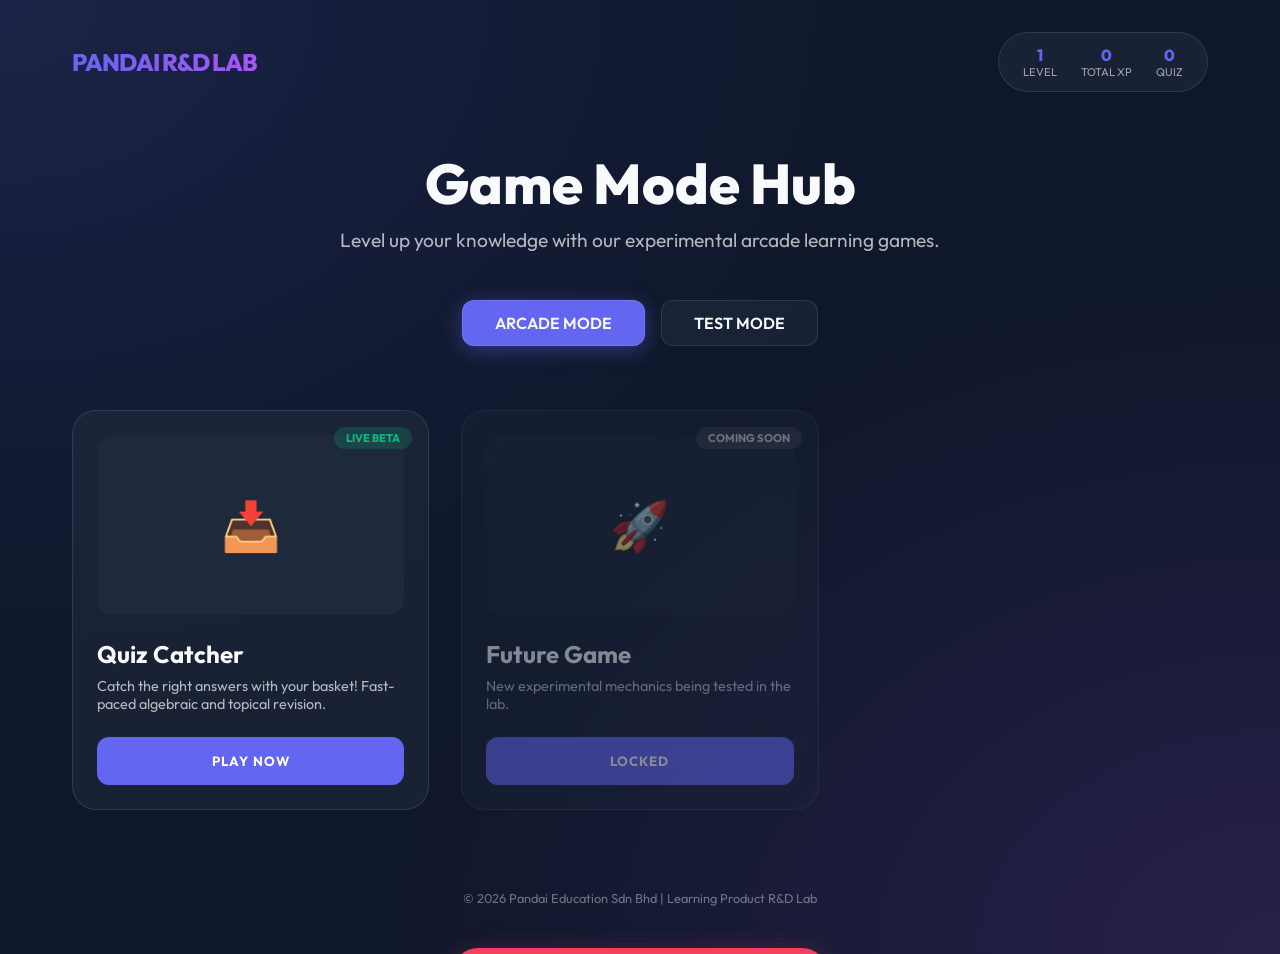
<file: index.html>
<!DOCTYPE html>
<html lang="en">
<head>
    <meta charset="UTF-8">
    <meta name="viewport" content="width=device-width, initial-scale=1.0">
    <title>Learning Product R&D Lab | Game Hub</title>
    <link href="https://fonts.googleapis.com/css2?family=Outfit:wght@300;400;600;800&display=swap" rel="stylesheet">
    <style>
        :root {
            --primary: #6366f1;
            --secondary: #a855f7;
            --accent: #f43f5e;
            --bg: #0f172a;
            --card-bg: rgba(30, 41, 59, 0.7);
            --text: #f8fafc;
        }

        * {
            box-sizing: border-box;
            margin: 0;
            padding: 0;
            font-family: 'Outfit', sans-serif;
        }

        body {
            background-color: var(--bg);
            background-image: 
                radial-gradient(at 0% 0%, rgba(99, 102, 241, 0.15) 0px, transparent 50%),
                radial-gradient(at 100% 100%, rgba(168, 85, 247, 0.15) 0px, transparent 50%);
            color: var(--text);
            min-height: 100vh;
            display: flex;
            flex-direction: column;
            align-items: center;
            overflow-x: hidden;
        }

        header {
            width: 100%;
            padding: 2rem;
            display: flex;
            justify-content: space-between;
            align-items: center;
            max-width: 1200px;
        }

        .logo {
            font-size: 1.5rem;
            font-weight: 800;
            background: linear-gradient(to right, var(--primary), var(--secondary));
            -webkit-background-clip: text;
            -webkit-text-fill-color: transparent;
            letter-spacing: -1px;
        }

        .user-stats {
            display: flex;
            gap: 1.5rem;
            background: var(--card-bg);
            padding: 0.75rem 1.5rem;
            border-radius: 50px;
            border: 1px solid rgba(255, 255, 255, 0.1);
            backdrop-filter: blur(10px);
        }

        .stat-item {
            display: flex;
            flex-direction: column;
            align-items: center;
        }

        .stat-value {
            font-weight: 800;
            color: var(--primary);
        }

        .stat-label {
            font-size: 0.7rem;
            text-transform: uppercase;
            opacity: 0.6;
        }

        main {
            flex: 1;
            width: 100%;
            max-width: 1200px;
            padding: 2rem;
            display: flex;
            flex-direction: column;
            gap: 3rem;
        }

        .hero {
            text-align: center;
        }

        .hero h1 {
            font-size: 3.5rem;
            font-weight: 800;
            margin-bottom: 1rem;
            line-height: 1;
        }

        .hero p {
            font-size: 1.2rem;
            opacity: 0.7;
            max-width: 600px;
            margin: 0 auto;
        }

        .tabs {
            display: flex;
            justify-content: center;
            gap: 1rem;
            margin-bottom: 1rem;
        }

        .tab {
            padding: 0.75rem 2rem;
            border-radius: 12px;
            background: var(--card-bg);
            border: 1px solid rgba(255, 255, 255, 0.1);
            cursor: pointer;
            transition: 0.3s;
            font-weight: 600;
        }

        .tab.active {
            background: var(--primary);
            box-shadow: 0 4px 20px rgba(99, 102, 241, 0.4);
        }

        .game-grid {
            display: grid;
            grid-template-columns: repeat(auto-fill, minmax(300px, 1fr));
            gap: 2rem;
        }

        .game-card {
            background: var(--card-bg);
            border-radius: 24px;
            padding: 1.5rem;
            border: 1px solid rgba(255, 255, 255, 0.1);
            backdrop-filter: blur(20px);
            transition: 0.4s cubic-bezier(0.175, 0.885, 0.32, 1.275);
            cursor: pointer;
            position: relative;
            overflow: hidden;
        }

        .game-card:hover {
            transform: translateY(-10px);
            border-color: var(--primary);
            box-shadow: 0 20px 40px rgba(0, 0, 0, 0.4);
        }

        .game-thumb {
            width: 100%;
            height: 180px;
            background: #1e293b;
            border-radius: 16px;
            margin-bottom: 1.5rem;
            display: flex;
            align-items: center;
            justify-content: center;
            font-size: 3rem;
            transition: 0.4s;
        }

        .game-card:hover .game-thumb {
            transform: scale(1.05);
            background: linear-gradient(45deg, var(--primary), var(--secondary));
        }

        .game-info h3 {
            font-size: 1.5rem;
            margin-bottom: 0.5rem;
        }

        .game-info p {
            font-size: 0.9rem;
            opacity: 0.7;
            margin-bottom: 1.5rem;
        }

        .play-btn {
            width: 100%;
            padding: 1rem;
            background: var(--primary);
            border: none;
            border-radius: 12px;
            color: white;
            font-weight: 700;
            text-transform: uppercase;
            letter-spacing: 1px;
            cursor: pointer;
            transition: 0.3s;
        }

        .play-btn:hover {
            background: var(--secondary);
        }

        .status-badge {
            position: absolute;
            top: 1rem;
            right: 1rem;
            background: rgba(16, 185, 129, 0.2);
            color: #10b981;
            padding: 0.25rem 0.75rem;
            border-radius: 20px;
            font-size: 0.7rem;
            font-weight: 700;
            text-transform: uppercase;
        }

        footer {
            padding: 3rem;
            opacity: 0.4;
            font-size: 0.8rem;
        }

        /* Subtle Soft Stop Notification */
        #soft-stop {
            position: fixed;
            bottom: -100px;
            left: 50%;
            transform: translateX(-50%);
            background: var(--accent);
            padding: 1rem 2rem;
            border-radius: 50px;
            box-shadow: 0 10px 30px rgba(244, 63, 94, 0.4);
            font-weight: 600;
            transition: 0.5s cubic-bezier(0.19, 1, 0.22, 1);
            z-index: 1000;
        }

        #soft-stop.show {
            bottom: 30px;
        }
    </style>
</head>
<body>
    <header>
        <div class="logo">PANDAI R&D LAB</div>
        <div class="user-stats">
            <div class="stat-item">
                <span class="stat-value" id="user-level">1</span>
                <span class="stat-label">Level</span>
            </div>
            <div class="stat-item">
                <span class="stat-value" id="user-xp">0</span>
                <span class="stat-label">Total XP</span>
            </div>
            <div class="stat-item">
                <span class="stat-value" id="questions-done">0</span>
                <span class="stat-label">Quiz</span>
            </div>
        </div>
    </header>

    <main>
        <section class="hero">
            <h1>Game Mode Hub</h1>
            <p>Level up your knowledge with our experimental arcade learning games.</p>
        </section>

        <div class="tabs">
            <div class="tab active">ARCADE MODE</div>
            <div class="tab">TEST MODE</div>
        </div>

        <div class="game-grid">
            <div class="game-card" onclick="location.href='products/quiz-catcher/index.html'">
                <div class="status-badge">Live Beta</div>
                <div class="game-thumb">📥</div>
                <div class="game-info">
                    <h3>Quiz Catcher</h3>
                    <p>Catch the right answers with your basket! Fast-paced algebraic and topical revision.</p>
                    <button class="play-btn">Play Now</button>
                </div>
            </div>

            <div class="game-card" style="opacity: 0.5; cursor: not-allowed;">
                <div class="status-badge" style="background: rgba(255,255,255,0.1); color: #ccc;">Coming Soon</div>
                <div class="game-thumb">🚀</div>
                <div class="game-info">
                    <h3>Future Game</h3>
                    <p>New experimental mechanics being tested in the lab.</p>
                    <button class="play-btn" disabled>Locked</button>
                </div>
            </div>
        </div>
    </main>

    <div id="soft-stop">🔥 You're on fire! 10 questions done already!</div>

    <footer>
        &copy; 2026 Pandai Education Sdn Bhd | Learning Product R&D Lab
    </footer>

    <script>
        // Global XP Logic (Simplified for Prototype)
        let xp = parseInt(localStorage.getItem('lab_xp')) || 0;
        let level = 1;
        let quizCount = parseInt(localStorage.getItem('lab_quiz_count')) || 0;

        function updateStats() {
            // Level = log base 1.5 of (xp/100 + 1)
            level = Math.floor(Math.log(xp/100 + 1) / Math.log(1.5)) + 1;
            document.getElementById('user-level').innerText = level;
            document.getElementById('user-xp').innerText = xp;
            document.getElementById('questions-done').innerText = quizCount;
        }

        updateStats();

        // Listen for XP events from iframe (if we used an iframe) or storage
        window.addEventListener('storage', updateStats);
    </script>
</body>
</html>
</file>
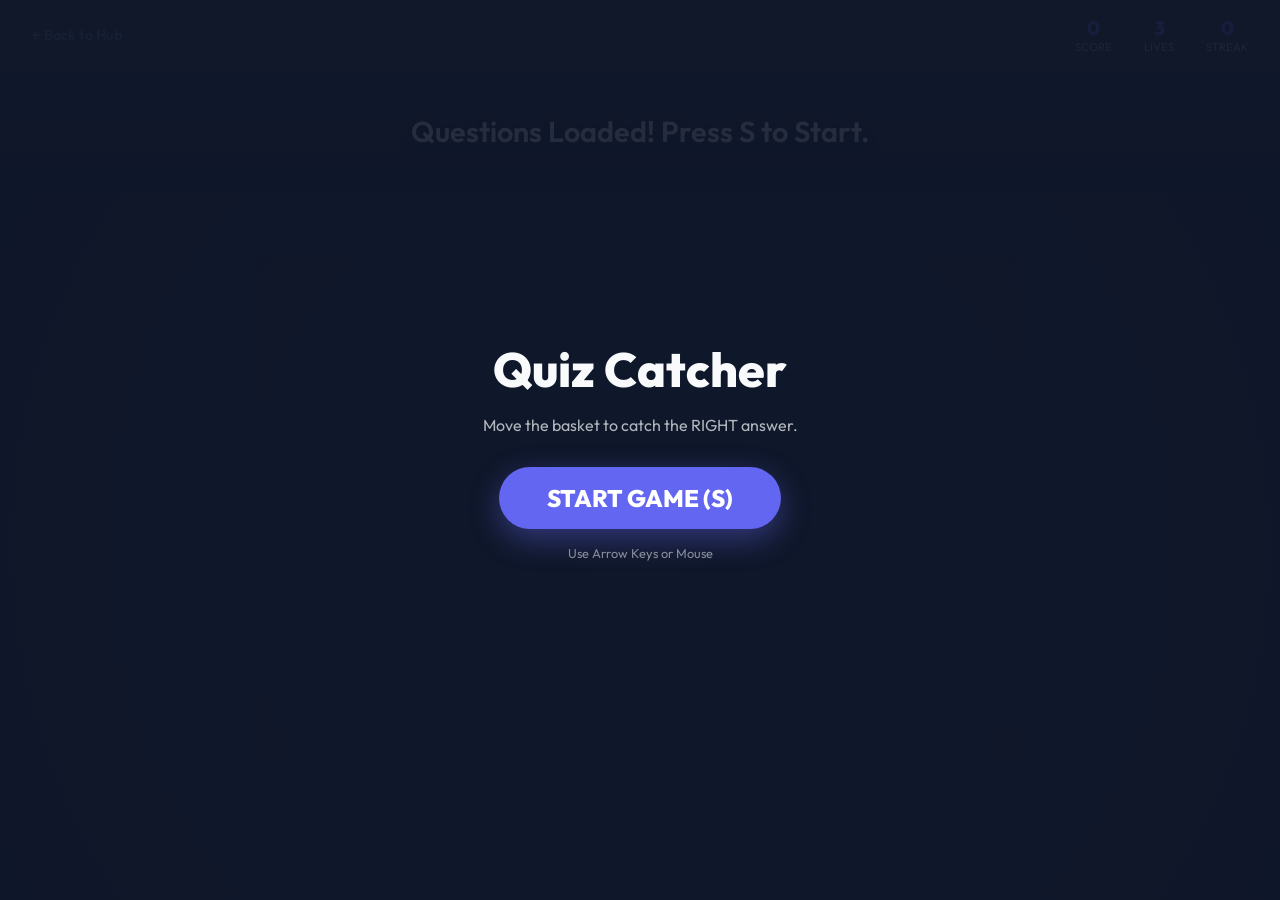
<file: products/quiz-catcher/index.html>
<!DOCTYPE html>
<html lang="en">
<head>
    <meta charset="UTF-8">
    <meta name="viewport" content="width=device-width, initial-scale=1.0">
    <title>Quiz Catcher | Learning Product R&D Lab</title>
    <link href="https://fonts.googleapis.com/css2?family=Outfit:wght@400;600;800&display=swap" rel="stylesheet">
    <style>
        :root {
            --primary: #6366f1;
            --secondary: #a855f7;
            --accent: #f43f5e;
            --bg: #0f172a;
            --text: #f8fafc;
        }

        * { margin:0; padding:0; box-sizing:border-box; font-family:'Outfit', sans-serif; }

        body {
            background-color: var(--bg);
            color: var(--text);
            overflow: hidden;
            display: flex;
            flex-direction: column;
            height: 100vh;
        }

        #game-header {
            padding: 1rem 2rem;
            display: flex;
            justify-content: space-between;
            align-items: center;
            background: rgba(30, 41, 59, 0.8);
            backdrop-filter: blur(10px);
            border-bottom: 1px solid rgba(255,255,255,0.1);
            z-index: 10;
        }

        .stat-group { display: flex; gap: 2rem; }
        .stat { display: flex; flex-direction: column; align-items: center; }
        .stat-val { font-weight: 800; font-size: 1.2rem; color: var(--primary); }
        .stat-lab { font-size: 0.7rem; opacity: 0.6; text-transform: uppercase; }

        #question-panel {
            flex: 0 0 120px;
            display: flex;
            flex-direction: column;
            align-items: center;
            justify-content: center;
            padding: 1rem;
            text-align: center;
            z-index: 5;
            background: linear-gradient(to bottom, rgba(30, 41, 59, 0.5), transparent);
        }

        #question-txt {
            font-size: 1.8rem;
            font-weight: 600;
            max-width: 800px;
            line-height: 1.2;
            text-shadow: 0 2px 10px rgba(0,0,0,0.5);
        }

        #game-canvas {
            flex: 1;
            width: 100%;
            display: block;
            background: radial-gradient(circle at center, #1e293b 0%, #0f172a 100%);
        }

        /* Overlay Screens */
        .overlay {
            position: fixed;
            top: 0; left: 0; width: 100%; height: 100%;
            background: rgba(15, 23, 42, 0.9);
            display: flex;
            flex-direction: column;
            align-items: center;
            justify-content: center;
            z-index: 100;
            transition: 0.3s;
        }

        .overlay h1 { font-size: 3rem; font-weight: 800; margin-bottom: 1rem; }
        .btn-start {
            padding: 1rem 3rem;
            border-radius: 50px;
            border: none;
            background: var(--primary);
            color: white;
            font-size: 1.5rem;
            font-weight: 800;
            cursor: pointer;
            box-shadow: 0 10px 30px rgba(99, 102, 241, 0.4);
            transition: 0.2s;
        }
        .btn-start:hover { transform: scale(1.05); background: var(--secondary); }

        #soft-stop-notif {
            position: fixed;
            top: 140px;
            left: 50%;
            transform: translateX(-50%) translateY(-20px);
            background: rgba(244, 63, 94, 0.9);
            padding: 0.5rem 1.5rem;
            border-radius: 20px;
            font-size: 0.9rem;
            font-weight: 600;
            opacity: 0;
            transition: 0.5s;
            pointer-events: none;
        }
        #soft-stop-notif.show { opacity: 1; transform: translateX(-50%) translateY(0); }

        .back-btn { text-decoration:none; color: #64748b; font-size: 0.9rem; font-weight: 600; }
        .back-btn:hover { color: white; }
    </style>
</head>
<body>

    <div id="game-header">
        <a href="../../index.html" class="back-btn">← Back to Hub</a>
        <div class="stat-group">
            <div class="stat"><span class="stat-val" id="score">0</span><span class="stat-lab">Score</span></div>
            <div class="stat"><span class="stat-val" id="lives">3</span><span class="stat-lab">Lives</span></div>
            <div class="stat"><span class="stat-val" id="streak">0</span><span class="stat-lab">Streak</span></div>
        </div>
    </div>

    <div id="question-panel">
        <div id="question-txt">Loading questions...</div>
    </div>

    <div id="soft-stop-notif">🔥 10 Correct! You're on a roll!</div>

    <canvas id="game-canvas"></canvas>

    <div id="start-screen" class="overlay">
        <h1>Quiz Catcher</h1>
        <p style="margin-bottom: 2rem; opacity: 0.7;">Move the basket to catch the RIGHT answer.</p>
        <button class="btn-start" onclick="startGame()">START GAME (S)</button>
        <p style="margin-top: 1rem; font-size: 0.8rem; opacity: 0.5;">Use Arrow Keys or Mouse</p>
    </div>

    <div id="game-over-screen" class="overlay" style="display: none;">
        <h1 style="color: var(--accent);">Game Over</h1>
        <p id="final-stats" style="margin-bottom: 2rem;">You earned 0 XP</p>
        <button class="btn-start" onclick="restartGame()">REPLAY</button>
        <a href="../../index.html" style="margin-top: 2rem; color: white;">Exit to Hub</a>
    </div>

    <script>
        const canvas = document.getElementById('game-canvas');
        const ctx = canvas.getContext('2d');
        const questionTxt = document.getElementById('question-txt');
        
        let gameState = 'START';
        let questions = [];
        let currentQuestion = null;
        let basket = { x: 0, w: 100, h: 20, glow: 0 };
        let answers = [];
        let score = 0;
        let lives = 3;
        let streak = 0;
        let correctThisSession = 0;
        let lastTime = 0;
        let spawnTimer = 0;

        function resize() {
            canvas.width = window.innerWidth;
            canvas.height = window.innerHeight - 120 - 100;
            basket.x = canvas.width / 2 - basket.w / 2;
        }

        window.addEventListener('resize', resize);
        resize();

        // Keyboard & Mouse Controls
        const keys = {};
        window.addEventListener('keydown', e => { 
            keys[e.key] = true; 
            if (e.key === 's' && gameState !== 'PLAY') startGame();
        });
        window.addEventListener('keyup', e => keys[e.key] = false);
        canvas.addEventListener('mousemove', e => {
            const rect = canvas.getBoundingClientRect();
            basket.x = e.clientX - rect.left - basket.w / 2;
        });

        async function loadQuestions() {
            try {
                // In R&D we use the sample-questions.csv
                const res = await fetch('../../shared/sample-questions.csv');
                const text = await res.text();
                const lines = text.split('\n').filter(l => l.trim() !== '');
                const headers = lines[0].split(',');
                
                questions = lines.slice(1).map(line => {
                    const values = line.split(',');
                    const obj = {};
                    headers.forEach((h, i) => obj[h.trim()] = values[i].trim());
                    return obj;
                });
                
                questionTxt.innerText = "Questions Loaded! Press S to Start.";
            } catch (e) {
                questionTxt.innerText = "Error loading. Run server.ps1 first.";
                console.error(e);
            }
        }

        function setQuestion() {
            currentQuestion = questions[Math.floor(Math.random() * questions.length)];
            questionTxt.innerText = currentQuestion.question_en || currentQuestion.question;
            answers = [];
            spawnTimer = 0;
        }

        function spawnAnswer() {
            const options = [
                currentQuestion.answer1, 
                currentQuestion.answer2, 
                currentQuestion.answer3, 
                currentQuestion.answer4
            ];
            const text = options[Math.floor(Math.random() * options.length)];
            const isCorrect = (text === currentQuestion.correct_answer);
            
            answers.push({
                x: Math.random() * (canvas.width - 100) + 50,
                y: -50,
                text: text,
                isCorrect: isCorrect,
                speed: 2 + Math.random() * 2 + (streak * 0.1)
            });
        }

        function startGame() {
            gameState = 'PLAY';
            document.getElementById('start-screen').style.display = 'none';
            document.getElementById('game-over-screen').style.display = 'none';
            score = 0; lives = 3; streak = 0; correctThisSession = 0;
            updateUI();
            setQuestion();
            requestAnimationFrame(gameLoop);
        }

        function restartGame() {
            startGame();
        }

        function updateUI() {
            document.getElementById('score').innerText = score;
            document.getElementById('lives').innerText = lives;
            document.getElementById('streak').innerText = streak;
        }

        function triggerSoftStop() {
            const notif = document.getElementById('soft-stop-notif');
            notif.classList.add('show');
            setTimeout(() => notif.classList.remove('show'), 3000);
        }

        function gameLoop(timestamp) {
            if (gameState !== 'PLAY') return;

            const dt = timestamp - lastTime;
            lastTime = timestamp;

            ctx.clearRect(0, 0, canvas.width, canvas.height);

            // Move Basket
            if (keys['ArrowLeft']) basket.x -= 8;
            if (keys['ArrowRight']) basket.x += 8;
            if (basket.x < 0) basket.x = 0;
            if (basket.x > canvas.width - basket.w) basket.x = canvas.width - basket.w;

            // Draw Basket
            ctx.fillStyle = basket.glow > 0 ? (basket.glow === 1 ? '#10b981' : '#f43f5e') : varStyle('--primary');
            ctx.shadowBlur = 15;
            ctx.shadowColor = ctx.fillStyle;
            ctx.fillRect(basket.x, canvas.height - 40, basket.w, basket.h);
            ctx.shadowBlur = 0;
            if (basket.glow > 0) basket.glow = 0; // Reset next frame

            // Spawn Logic
            spawnTimer += dt || 0;
            if (spawnTimer > 1500) {
                spawnAnswer();
                spawnTimer = 0;
            }

            // Update & Draw Answers
            for (let i = answers.length - 1; i >= 0; i--) {
                const a = answers[i];
                a.y += a.speed;

                // Collision
                if (a.y > canvas.height - 60 && a.y < canvas.height - 20 && 
                    a.x > basket.x - 20 && a.x < basket.x + basket.w + 20) {
                    
                    if (a.isCorrect) {
                        score += 10 + (streak * 2);
                        streak++;
                        correctThisSession++;
                        basket.glow = 1; // Green
                        addXP(10);
                        if (correctThisSession % 10 === 0) triggerSoftStop();
                        setQuestion(); // New question when correct caught
                    } else {
                        lives--;
                        streak = 0;
                        basket.glow = 2; // Red
                        addXP(2); // Effort XP
                        if (lives <= 0) endGame();
                    }
                    answers.splice(i, 1);
                    updateUI();
                    continue;
                }

                // Missed Correct Answer
                if (a.y > canvas.height && a.isCorrect) {
                     // We don't punish missed ones for now as per EdTech principles, but maybe drop streak
                     streak = 0;
                     updateUI();
                }

                if (a.y > canvas.height + 50) {
                    answers.splice(i, 1);
                    continue;
                }

                // Draw Answer Bubble
                ctx.fillStyle = 'rgba(255,255,255,0.1)';
                ctx.strokeStyle = 'rgba(255,255,255,0.3)';
                ctx.beginPath();
                ctx.roundRect(a.x - 50, a.y, 100, 30, 15);
                ctx.fill();
                ctx.stroke();
                
                ctx.fillStyle = 'white';
                ctx.font = 'bold 14px Outfit';
                ctx.textAlign = 'center';
                ctx.fillText(a.text, a.x, a.y + 20);
            }

            requestAnimationFrame(gameLoop);
        }

        function endGame() {
            gameState = 'OVER';
            document.getElementById('game-over-screen').style.display = 'flex';
            document.getElementById('final-stats').innerText = `You earned ${correctThisSession * 10} XP total!`;
            // Persistent stats in localStorage for the Hub
            let totalQuiz = parseInt(localStorage.getItem('lab_quiz_count')) || 0;
            localStorage.setItem('lab_quiz_count', totalQuiz + correctThisSession);
        }

        function addXP(amount) {
            let xp = parseInt(localStorage.getItem('lab_xp')) || 0;
            localStorage.setItem('lab_xp', xp + amount);
        }

        function varStyle(name) {
            return getComputedStyle(document.documentElement).getPropertyValue(name).trim();
        }

        loadQuestions();
    </script>
</body>
</html>
</file>
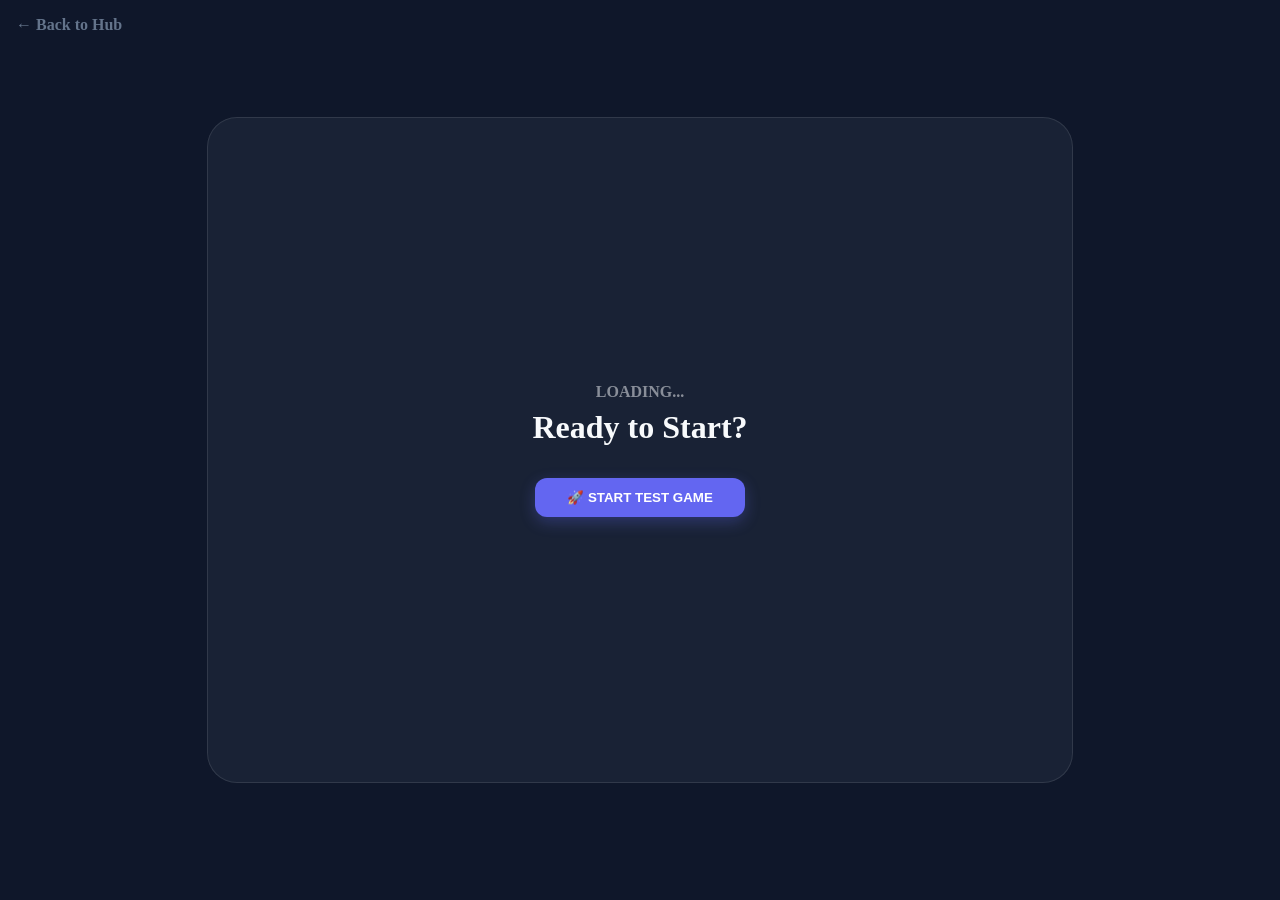
<file: shared/game-boilerplate/index.html>
<!DOCTYPE html>
<html lang="en">
<head>
    <meta charset="UTF-8">
    <meta name="viewport" content="width=device-width, initial-scale=1.0">
    <title>New Game Template | R&D Lab</title>
    <!-- 🏢 Pre-linked Arcade Styles & Hub System -->
    <link href="https://fonts.googleapis.com/css2?family=Outfit:wght@400;600;800&display=swap" rel="stylesheet">
    <link rel="stylesheet" href="arcade-styles.css">
    <style>
        body {
            background-color: var(--bg);
            color: var(--text);
            margin: 0; min-height: 100vh;
            display: flex; flex-direction: column; align-items: center; justify-content: center;
        }

        #game-container {
            width: 800px; height: 600px;
            display: flex; flex-direction: column;
            align-items: center; justify-content: center;
            text-align: center; border-radius: 30px; padding: 2rem;
        }

        .question-box { font-size: 2rem; font-weight: 800; margin-bottom: 2rem; }
        .answer-grid { display: grid; grid-template-columns: 1fr 1fr; gap: 1rem; width: 100%; }
        
        .ans-btn {
            padding: 1.5rem; border-radius: 16px; border: 1px solid rgba(255,255,255,0.1);
            background: var(--card-bg); color: white; cursor: pointer; font-size: 1.2rem;
            transition: 0.2s;
        }
        .ans-btn:hover { background: var(--primary); transform: scale(1.02); }
    </style>
</head>
<body>

    <!-- 🕹️ Standard Hub Navigation -->
    <a href="../../index.html" class="back-to-hub">← Back to Hub</a>

    <div id="game-container" class="glass">
        <div id="grade-label" style="opacity: 0.5; margin-bottom: 0.5rem; font-weight: 600;">LOADING...</div>
        <div class="question-box" id="question-text">Ready to Start?</div>
        
        <div class="answer-grid" id="answer-grid" style="display: none;">
            <button class="ans-btn" onclick="checkAnswer(0)">Option 1</button>
            <button class="ans-btn" onclick="checkAnswer(1)">Option 2</button>
            <button class="ans-btn" onclick="checkAnswer(2)">Option 3</button>
            <button class="ans-btn" onclick="checkAnswer(3)">Option 4</button>
        </div>

        <button class="arc-btn" id="start-btn" onclick="initGame()">🚀 START TEST GAME</button>
    </div>

    <!-- ⚙️ Shared Game Engine Logic -->
    <script src="game-engine.js"></script>
    <script>
        let currentQ = null;

        async function initGame() {
            // 1. Fetch Questions using the Boilerplate Engine
            const questions = await GameEngine.fetchQuestions();
            
            document.getElementById('start-btn').style.display = 'none';
            document.getElementById('answer-grid').style.display = 'grid';
            
            nextQuestion();
        }

        function nextQuestion() {
            // 2. Select a random question from the pool
            const pool = GameEngine.state.questions;
            currentQ = pool[Math.floor(Math.random() * pool.length)];

            // 3. Update UI
            document.getElementById('question-text').innerText = currentQ.question_en;
            document.getElementById('grade-label').innerText = GameEngine.getGradeLabel(currentQ.grade_id);
            
            // 4. Fill Answer Buttons
            const buttons = document.querySelectorAll('.ans-btn');
            const options = [currentQ.answer1, currentQ.answer2, currentQ.answer3, currentQ.answer4];
            
            buttons.forEach((btn, i) => {
                btn.innerText = options[i];
                btn.style.borderColor = 'rgba(255,255,255,0.1)';
            });
        }

        function checkAnswer(index) {
            const buttons = document.querySelectorAll('.ans-btn');
            const selectedText = buttons[index].innerText;

            if (selectedText === currentQ.correct_answer) {
                // ✅ Update XP and Hub Stats
                GameEngine.addXP(10);
                GameEngine.logQuizCompleted();
                
                alert("Correct! +10 XP");
                nextQuestion();
            } else {
                // ❌ Give Effort XP even for wrong answers
                GameEngine.addXP(2);
                alert("Wrong! Try again. (+2 XP for effort)");
            }
        }
    </script>
</body>
</html>
</file>
<file: shared/game-boilerplate/arcade-styles.css>
/* 🎨 Arcade Style Tokens (Shared) */
:root {
    --primary: #6366f1;
    --secondary: #a855f7;
    --accent: #f43f5e;
    --bg: #0f172a;
    --card-bg: rgba(30, 41, 59, 0.7);
    --text: #f8fafc;
    --success: #10b981;
}

/* 🧱 Common UI Components */
.arc-btn {
    padding: 0.75rem 2rem;
    border-radius: 12px;
    background: var(--primary);
    border: none;
    color: white;
    font-weight: 700;
    cursor: pointer;
    box-shadow: 0 5px 15px rgba(99, 102, 241, 0.3);
    transition: 0.2s;
}

.arc-btn:hover {
    transform: translateY(-2px);
    background: var(--secondary);
}

.back-to-hub {
    position: fixed;
    top: 1rem;
    left: 1rem;
    color: #64748b;
    text-decoration: none;
    font-weight: 600;
    z-index: 1000;
}

.back-to-hub:hover {
    color: white;
}

/* 🧊 Glassmorphism Effect */
.glass {
    background: var(--card-bg);
    backdrop-filter: blur(10px);
    border: 1px solid rgba(255, 255, 255, 0.1);
}
</file>
